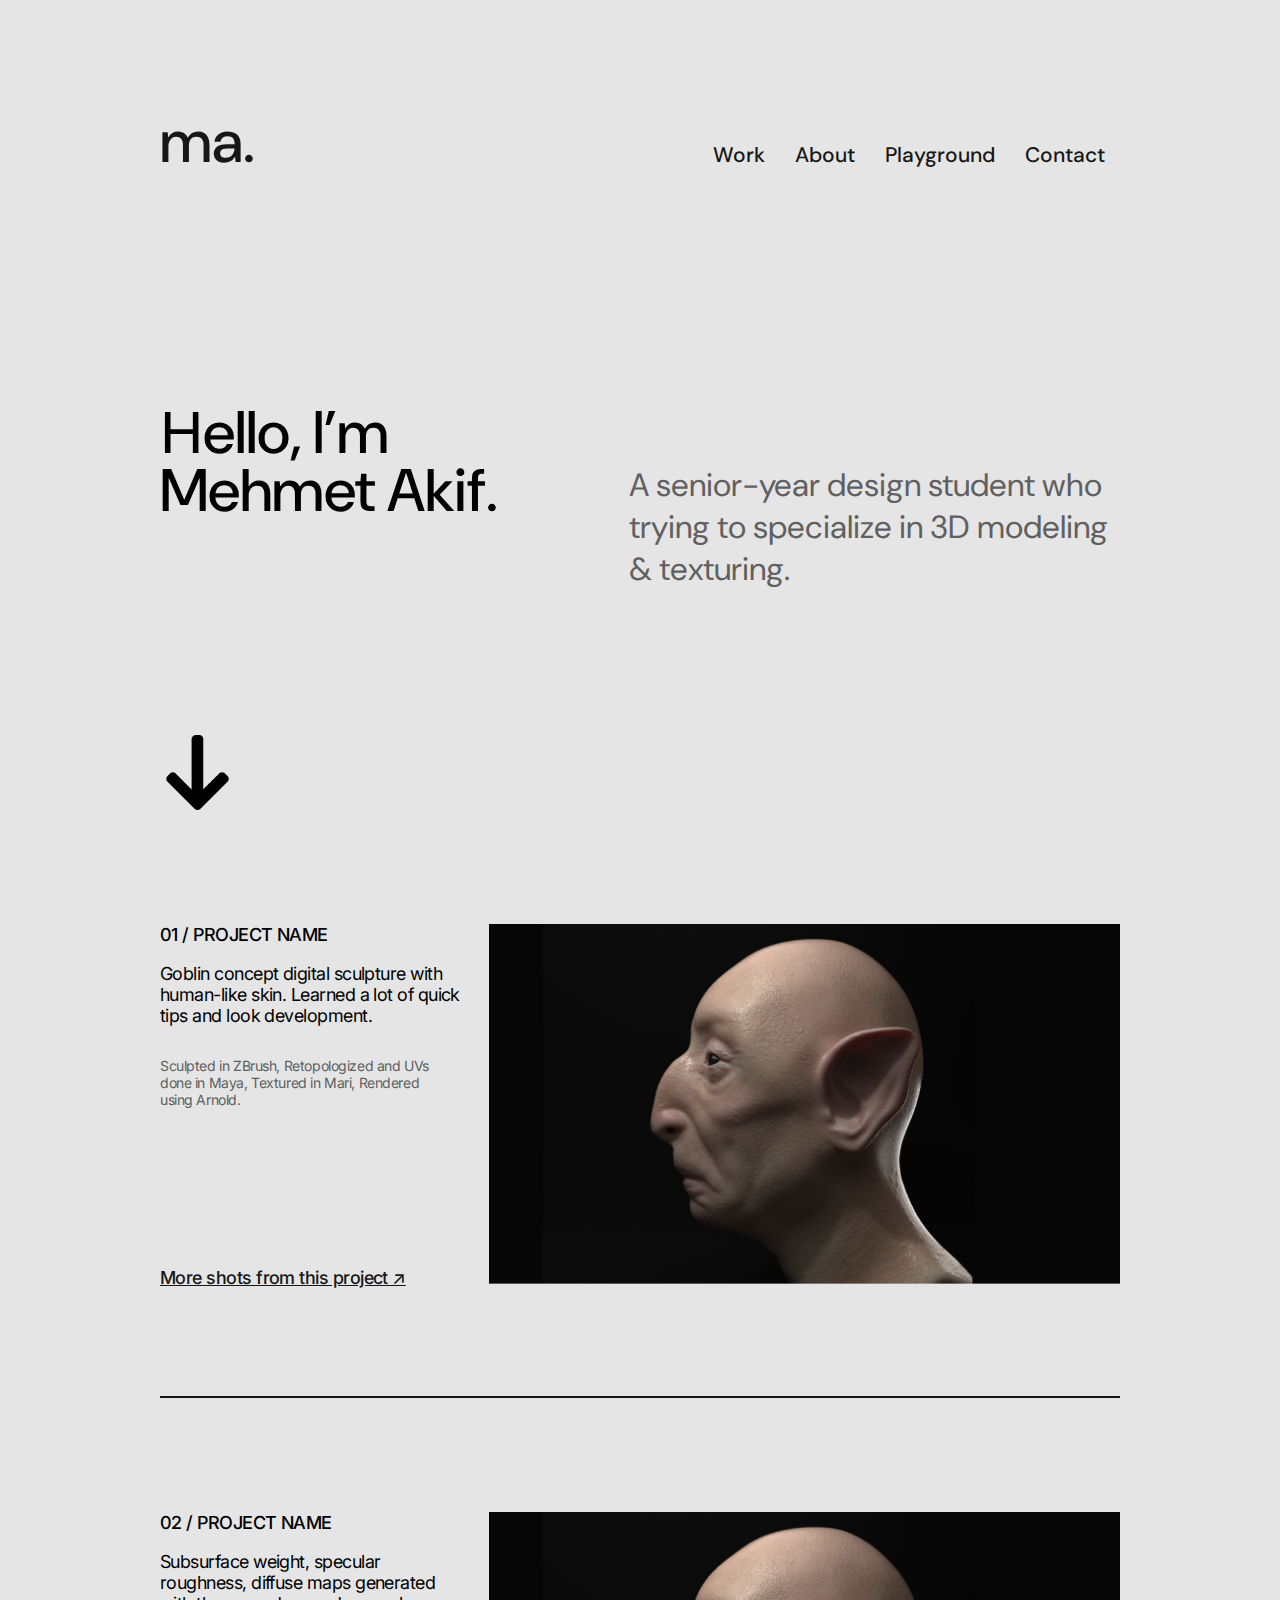
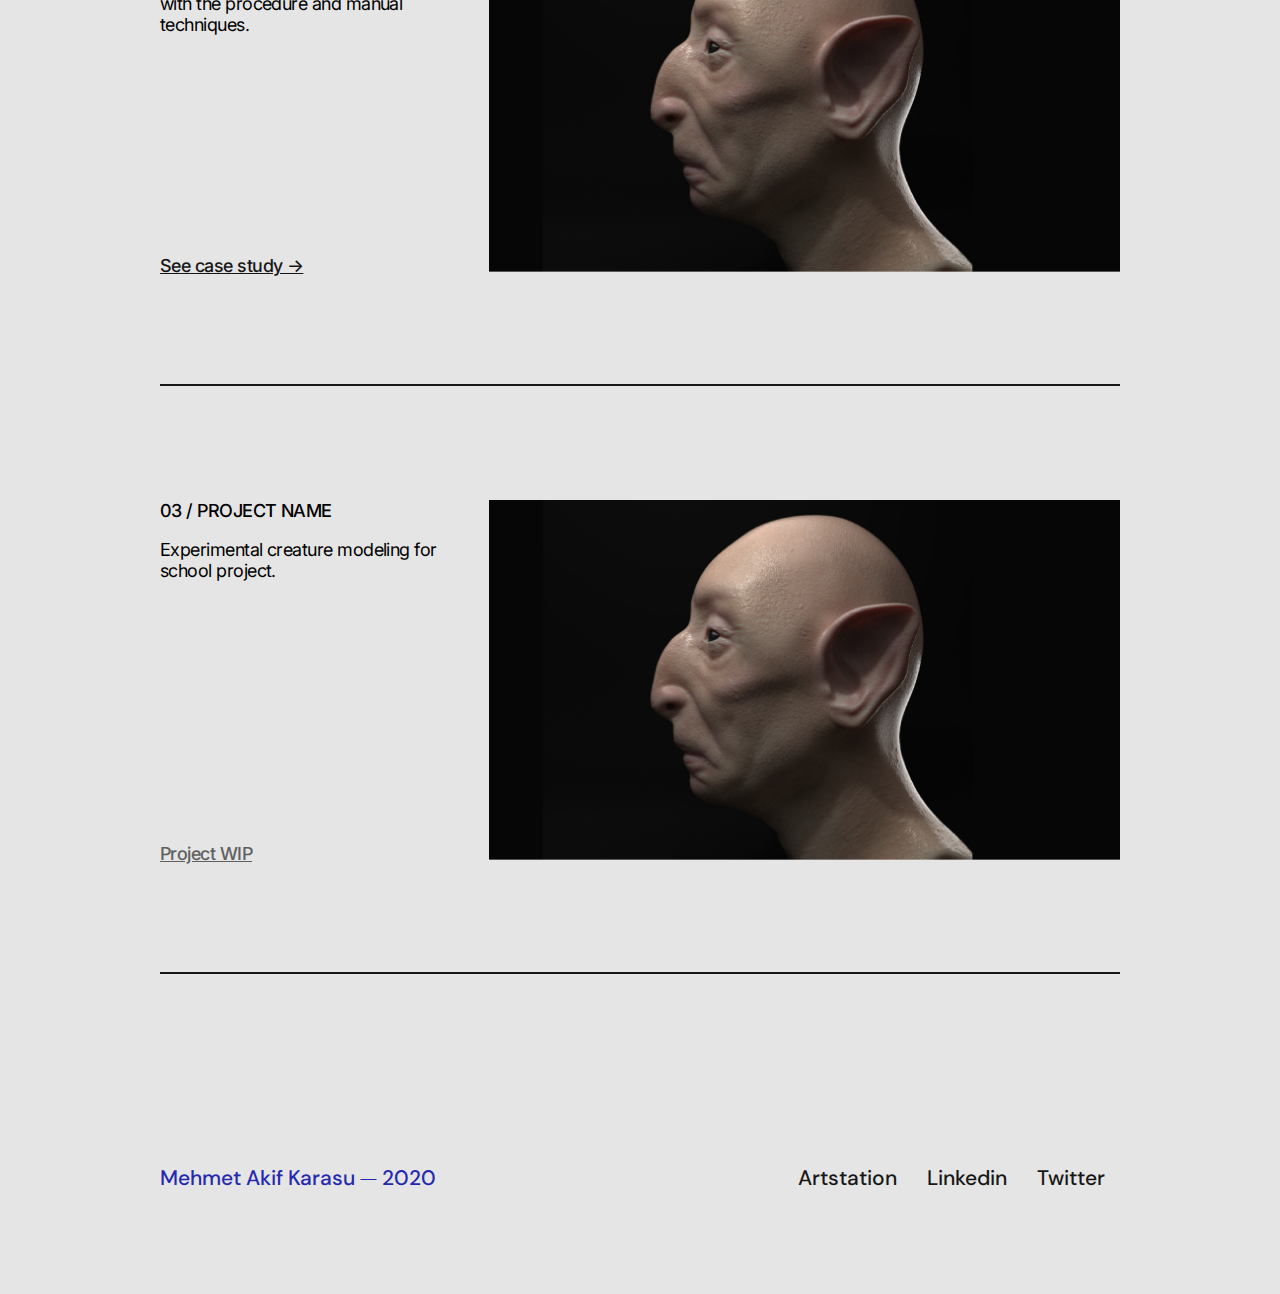
<file: index.html>
<!DOCTYPE html>
<html lang="en">
<head>
    <meta charset="UTF-8">
    <meta http-equiv="X-UA-Compatible" content="IE=edge">
    <meta name="viewport" content="width=device-width, initial-scale=1.0">
    <link rel="stylesheet" href="css/style.css">
    <link href="https://fonts.googleapis.com/css2?family=DM+Sans:wght@400;500&family=Inter:wght@400;500&display=swap" rel="stylesheet">
    <title>Portfolio Website Sample</title>
</head>
<body>
    <div class="wrapper">
        <header>
            <div class="logo">
                <a href="">ma.</a>
            </div>
            <div class="menu">
                <ul>
                    <li><a href="#">Work</a></li>
                    <li><a href="about.html">About</a></li>
                    <li><a href="#">Playground</a></li>
                    <li><a href="#">Contact</a></li>
                </ul>
            </div>
        </header>
        <main>
            <div class="main-title">
                <div class="main-h1">
                    <h1>
                        Нello, I’m Mehmet Akif.
                    </h1>
                </div>
                <div class="main-h2">
                    <h2>
                        A senior-year design student who trying to specialize in 3D modeling & texturing.
                    </h2>
                </div>
            </div>
            <div class="card-container">
                <div class="card-item">
                    <div class="card-column left-column">
                        <div class="card-text">
                            <h3>01 / PROJECT NAME</h3>
                            <p class="text1"> Goblin concept digital sculpture with human-like skin. 
                                Learned a lot of quick tips and look development.</p>
                            <p class="text">Sculpted in ZBrush, Retopologized and UVs done in Maya, Textured in Mari, Rendered using Arnold.</p>
                        </div>
                        <div class="card-link">
                            <a href="#">More shots from this project ↗</a>
                        </div>
                    </div>
                    <div class="card-column">
                        <img src="img/Thumbnail.png" alt="">
                    </div>
                </div>
                <div class="card-item">
                    <div class="card-column left-column">
                        <div class="card-text">
                            <h3>02 / PROJECT NAME</h3>
                            <p class="text1">
                                Subsurface weight, specular roughness, diffuse maps generated with the procedure and manual techniques.
                            </p>
                        </div>
                        <div class="card-link">
                            <a href="#">See case study →</a>
                        </div>  
                    </div>
                    <div class="card-column">
                        <img src="img/Thumbnail.png" alt="">
                    </div>
                </div>
                <div class="card-item">
                   <div class="card-column left-column">
                        <div class="card-text">
                            <h3>03 / PROJECT NAME</h3>
                            <p class="text1">
                                Experimental creature modeling for school project.
                            </p>
                        </div>
                        <div class="card-link">
                           <span class="grey-text"><a href="#">Project WIP</a></span>
                        </div>
                    </div>
                    <div class="card-column">
                        <img src="img/Thumbnail.png" alt="">
                    </div>
                </div>
            </div>
        </main>
        <footer>
            <div class="footer-text">
                <p>Mehmet Akif Karasu ⏤ 2020</p>
            </div>
            <ul>
                <li><a href="#">Artstation</a></li>
                <li><a href="#">Linkedin</a></li>
                <li><a href="#">Twitter</a></li>
            </ul>
        </footer>
    </div>
</body>
</html>
</file>
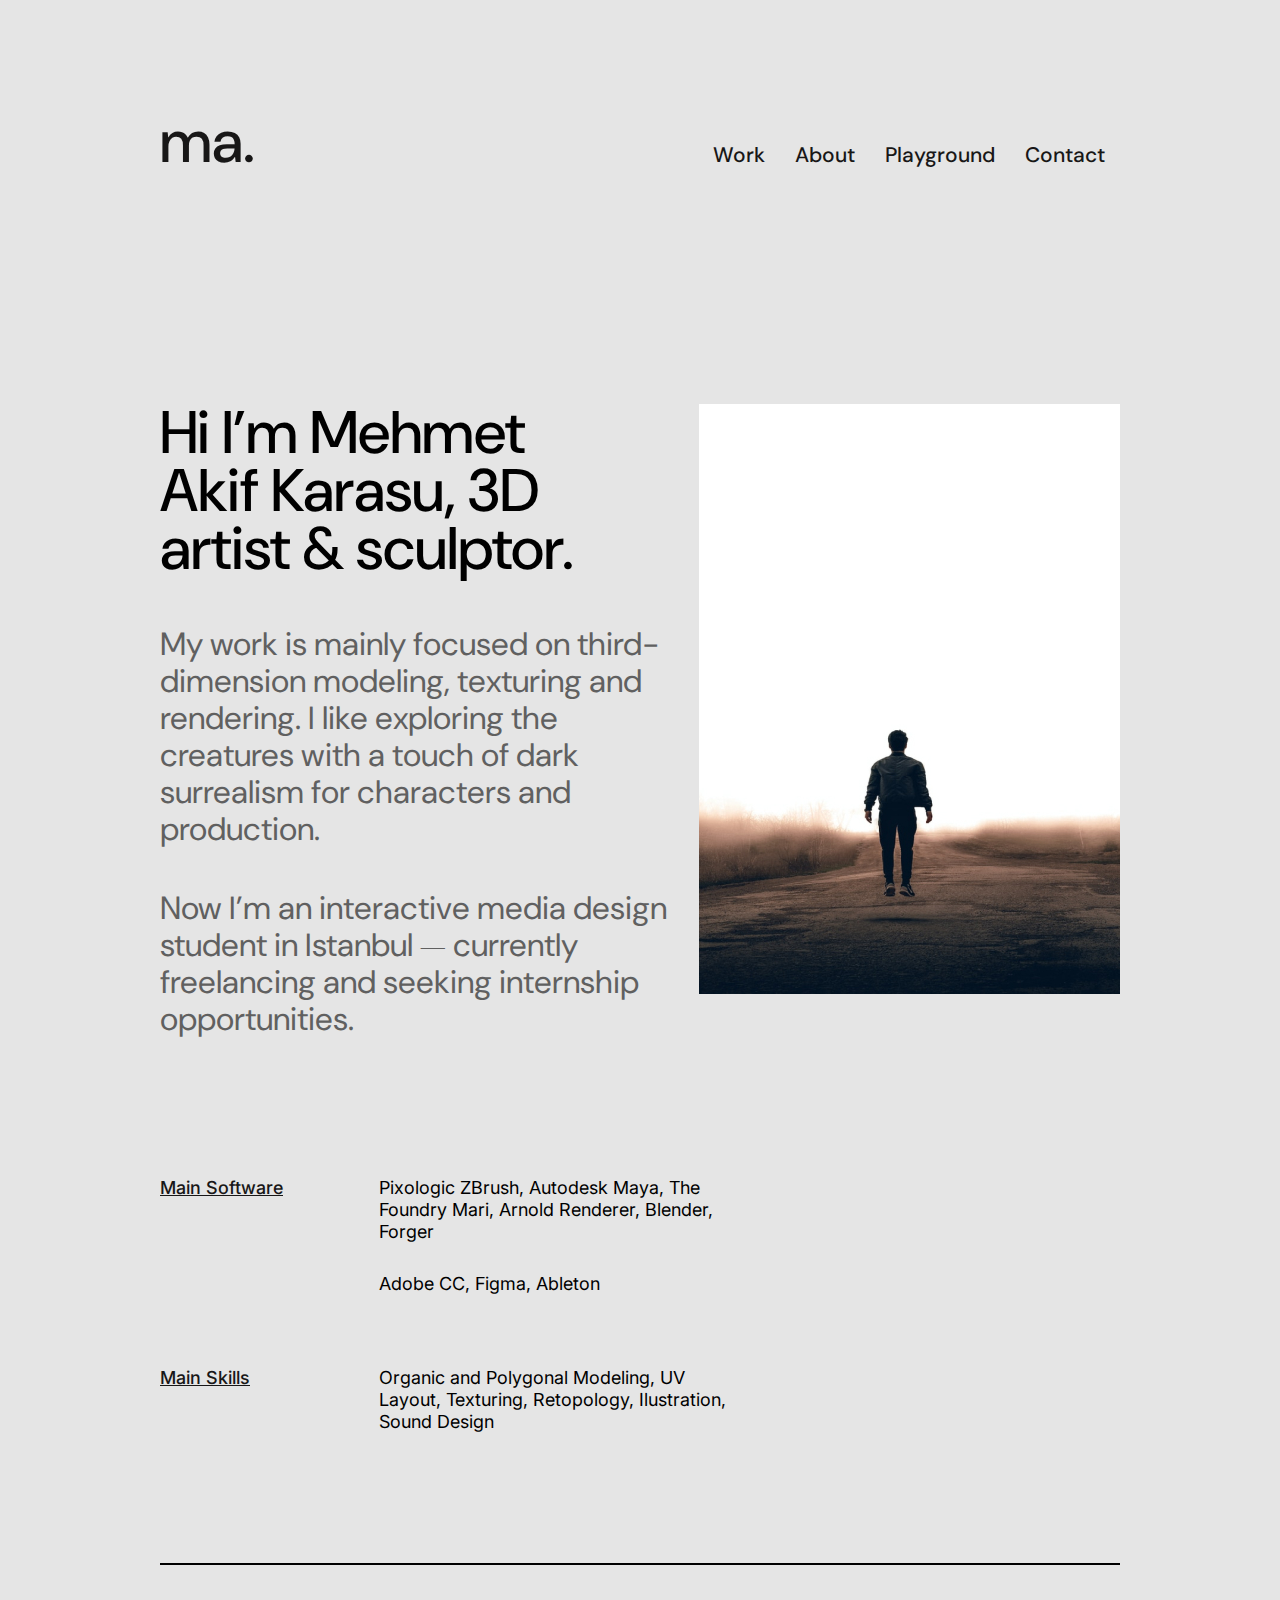
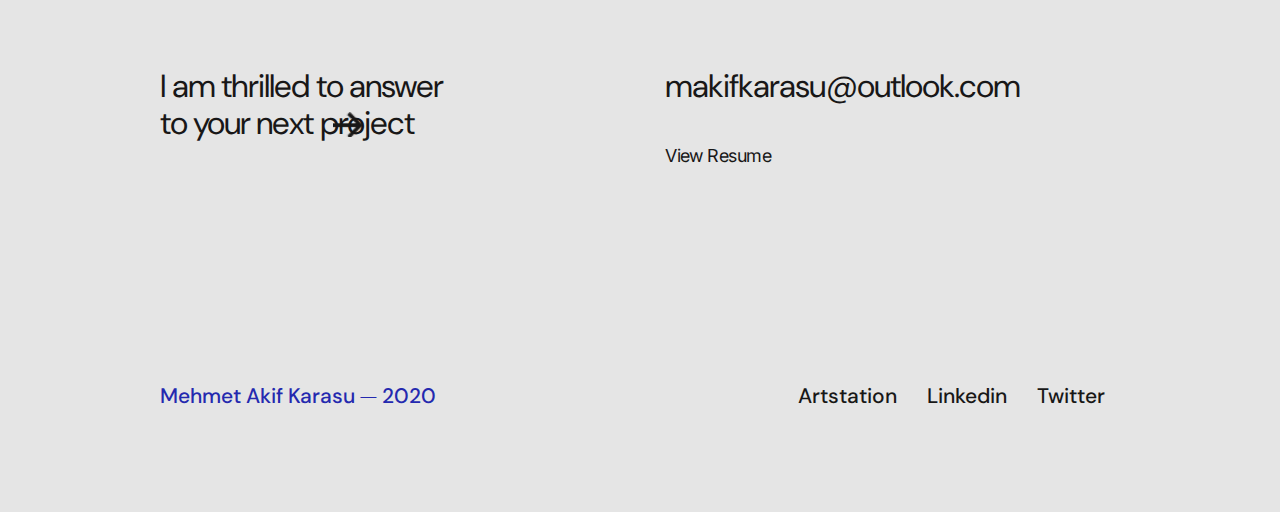
<file: about.html>
<!DOCTYPE html>
<html lang="en">
<head>
    <meta charset="UTF-8">
    <meta http-equiv="X-UA-Compatible" content="IE=edge">
    <meta name="viewport" content="width=device-width, initial-scale=1.0">
    <link rel="stylesheet" href="css/style.css">
    <link href="https://fonts.googleapis.com/css2?family=DM+Sans:wght@400;500&family=Inter:wght@400;500&display=swap" rel="stylesheet">
    <title>Portfolio Website Sample</title>
</head>
<body>
    <div class="wrapper">
        <header>
            <div class="logo">
                <a href="index.html">ma.</a>
            </div>
            <div class="menu">
                <ul>
                    <li><a href="#">Work</a></li>
                    <li><a href="#">About</a></li>
                    <li><a href="#">Playground</a></li>
                    <li><a href="#">Contact</a></li>
                </ul>
            </div>
        </header>
        <main>
            <div class="main-title about-title">
                <div class="main-column left-main-column">
                    <h1 class="about-h1">Hi I’m Mehmet <br> Akif Karasu, 3D <br> artist & sculptor.</h1>
                    <p>
                        My work is mainly focused on third-dimension modeling, texturing and rendering. 
                        I like exploring the creatures with a touch of dark surrealism for characters and production.
                    </p> <br> <br>
                    <p>
                        Now I’m an interactive media design student in Istanbul ⏤ currently freelancing and seeking internship opportunities.
                    </p>
                    <div class="about-skills">
                        <div class="skill-row">
                            <span>Main Software</span>
                            <div class="skill-text">
                                <p>Pixologic ZBrush, Autodesk Maya, The Foundry Mari, Arnold Renderer, Blender, Forger</p>
                                <p>Adobe CC, Figma, Ableton</p>
                            </div>
                        </div>
                        <div class="skill-row">
                            <span>Main Skills</span>
                            <div class="skill-text">
                                <p>Organic and Polygonal Modeling, UV Layout, Texturing, Retopology, Ilustration, Sound Design</p>
                            </div>
                        </div>
                    </div>
                </div>
                <div class="main-column">
                    <img src="img/Profile Photo.jpg" alt="">
                </div>
            </div>
            <div class="main-contact">
                <div class="main-text">
                    <p class="arrow-text">
                        I am thrilled to answer to your next project 
                    </p>
                </div>
                <div class="main-text">
                    <p>makifkarasu@outlook.com</p>
                    <div class="contact-text">
                        <p>View Resume</p>
                    </div>
                </div>
            </div>
        </main>
        <footer>
            <div class="footer-text">
                <p>Mehmet Akif Karasu ⏤ 2020</p>
            </div>
            <ul>
                <li><a href="#">Artstation</a></li>
                <li><a href="#">Linkedin</a></li>
                <li><a href="#">Twitter</a></li>
            </ul>
        </footer>
    </div>
</body>
</html>
</file>
<file: css/style.css>
body {
    padding: 0;
    margin: 0;
    background: #E5E5E5;
}
.wrapper {
    width: 100%;
    display: flex;
    justify-content: center;
    padding: 102px 160px;
    box-sizing: border-box;
    flex-wrap: wrap;
}
header {
    width: 1120px;
    display: flex;
    justify-content: space-between;
    font-family: 'DM Sans', sans-serif;
    align-items: baseline;
}
.logo  {
    font-size: 60px;
}
header a {
    color: #181717;
    text-decoration: none;
    font-weight: 500;
}
.menu ul {
    display: flex;
    list-style: none;
    font-size: 21px;
    margin: 0;
    padding: 0;
}
.menu ul li {
    padding: 0 15px;
}
main {
    width: 1120px;
    display: flex;
    flex-wrap: wrap;
}
.main-title {
    margin-top: 223px;
    display: flex;
    font-family: 'DM Sans', sans-serif;
    padding-bottom: 220px;
    position: relative;
}
.main-title::before {
    content: " ";
    position: absolute;
    left: 0;
    bottom: 0;
    width: 75px;
    height: 75px;
    background-image: url("../img/↓.png");
    background-size: cover;

}
h1, h2 {
   margin: 0;
}
.main-h2 {
    width: 85%;
    margin-top: 60px;
}
h1 {
    font-size: 60px;
    font-weight: 500;
    line-height: 58px;
}
h2 {
    font-size: 32px;
    font-weight: 400;
    color: #606060;
    margin-left: 70px;
    width: 90%;
}
.card-item {
    display: flex;
    flex-direction: row;
    flex-wrap: wrap;
    width: 100%;
    padding-bottom: 108px;
    border-bottom: solid 2px #181717;
    justify-content: space-between;
    margin-top: 114px;
}
.left-column {
    width: 32%;
    display: flex;
    flex-direction: column;
    justify-content: space-between;
}
.card-text {
    font-family: 'Inter', sans-serif;
}
.card-text h3{
   margin-top: 0;
   font-weight: 500; 
   font-size: 18px;
   letter-spacing: -0.03em;
}
.text1 {
    width: 100%;
    font-weight: 400;
    font-size: 18px;
    margin-bottom: 31px;
    letter-spacing: -0.03em;
}
.text {
    font-weight: 400;
    font-size: 14px;
    width: 88%;
    color: #606060;
    letter-spacing: -0.03em;
}
.card-column a{
    font-family: 'Inter', sans-serif;
    font-weight: 500; 
    font-size: 18px;
    color: #181717;
    letter-spacing: -0.03em;
}
.card-column img {
    margin-top: auto;
    height: 360px;
    margin-left: auto;
}
.grey-text a {
    color: #606060;
}
footer {
    width: 1120px;
    display: flex;
    justify-content: space-between;
    font-family: 'DM Sans', sans-serif;
    margin-top: 190px;
}
.footer-text p{
    margin: 0;
    color: #2429AF;
    font-weight: 500;
    font-size: 21px;
}
ul {
    list-style: none;
    display: flex;
    margin: 0;
    padding: 0;
}
li {
    padding: 0 15px;
}
footer a{
    font-size: 21px;
    font-weight: 500;
    text-decoration: none;
    color: #181717;
}
.main-title {
    display: flex;
    justify-content: space-between;
}
.about-title {
    border-bottom: 2px solid #000000;
    padding-bottom: 100px;
}
.about-title::before {
    content: none;
}
.left-main-column {
    width: 55%;
}
.about-h1 {
    margin-bottom: 48px;
}
.left-main-column p{
    margin: 0;
    font-size: 32px;
    font-weight: 400;
    color: #606060;
    line-height: 37px;
}
.about-skills {
    font-family: "Inter";
    display: flex;
    width: 110%;
    flex-direction: column;
    margin-top: 139px;
}
.skill-row {
    display: flex;
    width: 100%;
    justify-content: space-between;
}
.skill-text {
    display: flex;
    flex-wrap: wrap;
    width: 100%;
}
.skill-row span {
    color: #181717;
    font-size: 18px;
    font-weight: 500;
    text-decoration: underline;
    margin-right: 63px;
    display: block;
    width: 250px;
}
.skill-row p {
    font-size: 18px;
    font-weight: 400;
    line-height: 22px;
    color: #000000;
}
.skill-row p:nth-child(1) {
    margin-bottom: 30px;
}
.skill-row p:nth-child(2) {
    margin-bottom: 72px;
}
.main-contact {
    display: flex;
    width: 100%;
    justify-content: space-between;
    margin-top: 71px;
}
.main-text p {
    display: flex;
    font-family: 'DM Sans', sans-serif;
    font-weight: 400;
    font-size: 32px;
    line-height: 37px;
    width: 60%;
    color: #181717;
    letter-spacing: -0.03em;
    margin-right: 100px;
}
.contact-text p {
    margin-top: 27px;
    font-family: "Inter";
    font-size: 18px;
    color: #181717;
}
.arrow-text {
    position: relative;
}
.arrow-text::before {
    content: " ";
    width: 30px;
    height: 25px;
    position: absolute;
    bottom: 5px;
    right: 100px;
    background-image: url("../img/↓\ \(1\).png");
    background-repeat: no-repeat;
    background-size: cover;
}
</file>
